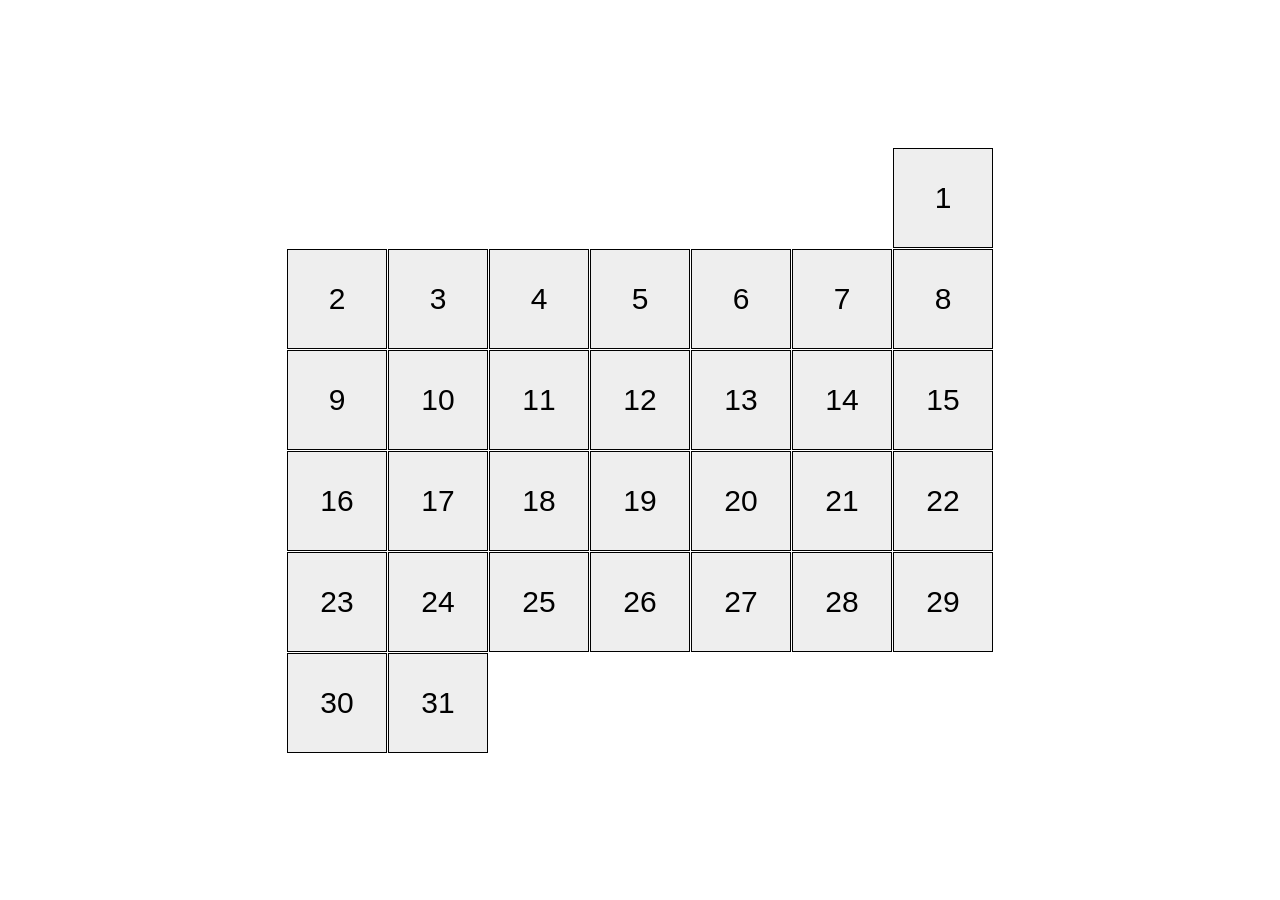
<file: index.html>
<!doctype html><html lang="en"><head><meta charset="utf-8"><meta name="viewport" content="width=device-width, initial-scale=1.0"><title>Calendar</title><link rel="stylesheet" href="index.65e8b1d4.css"></head><body> <div class="calendar calendar--month-length-31 calendar--start-day-sun"> <div class="calendar__day"></div> <div class="calendar__day"></div> <div class="calendar__day"></div> <div class="calendar__day"></div> <div class="calendar__day"></div> <div class="calendar__day"></div> <div class="calendar__day"></div> <div class="calendar__day"></div> <div class="calendar__day"></div> <div class="calendar__day"></div> <div class="calendar__day"></div> <div class="calendar__day"></div> <div class="calendar__day"></div> <div class="calendar__day"></div> <div class="calendar__day"></div> <div class="calendar__day"></div> <div class="calendar__day"></div> <div class="calendar__day"></div> <div class="calendar__day"></div> <div class="calendar__day"></div> <div class="calendar__day"></div> <div class="calendar__day"></div> <div class="calendar__day"></div> <div class="calendar__day"></div> <div class="calendar__day"></div> <div class="calendar__day"></div> <div class="calendar__day"></div> <div class="calendar__day"></div> <div class="calendar__day"></div> <div class="calendar__day"></div> <div class="calendar__day"></div> </div> </body></html>
</file>
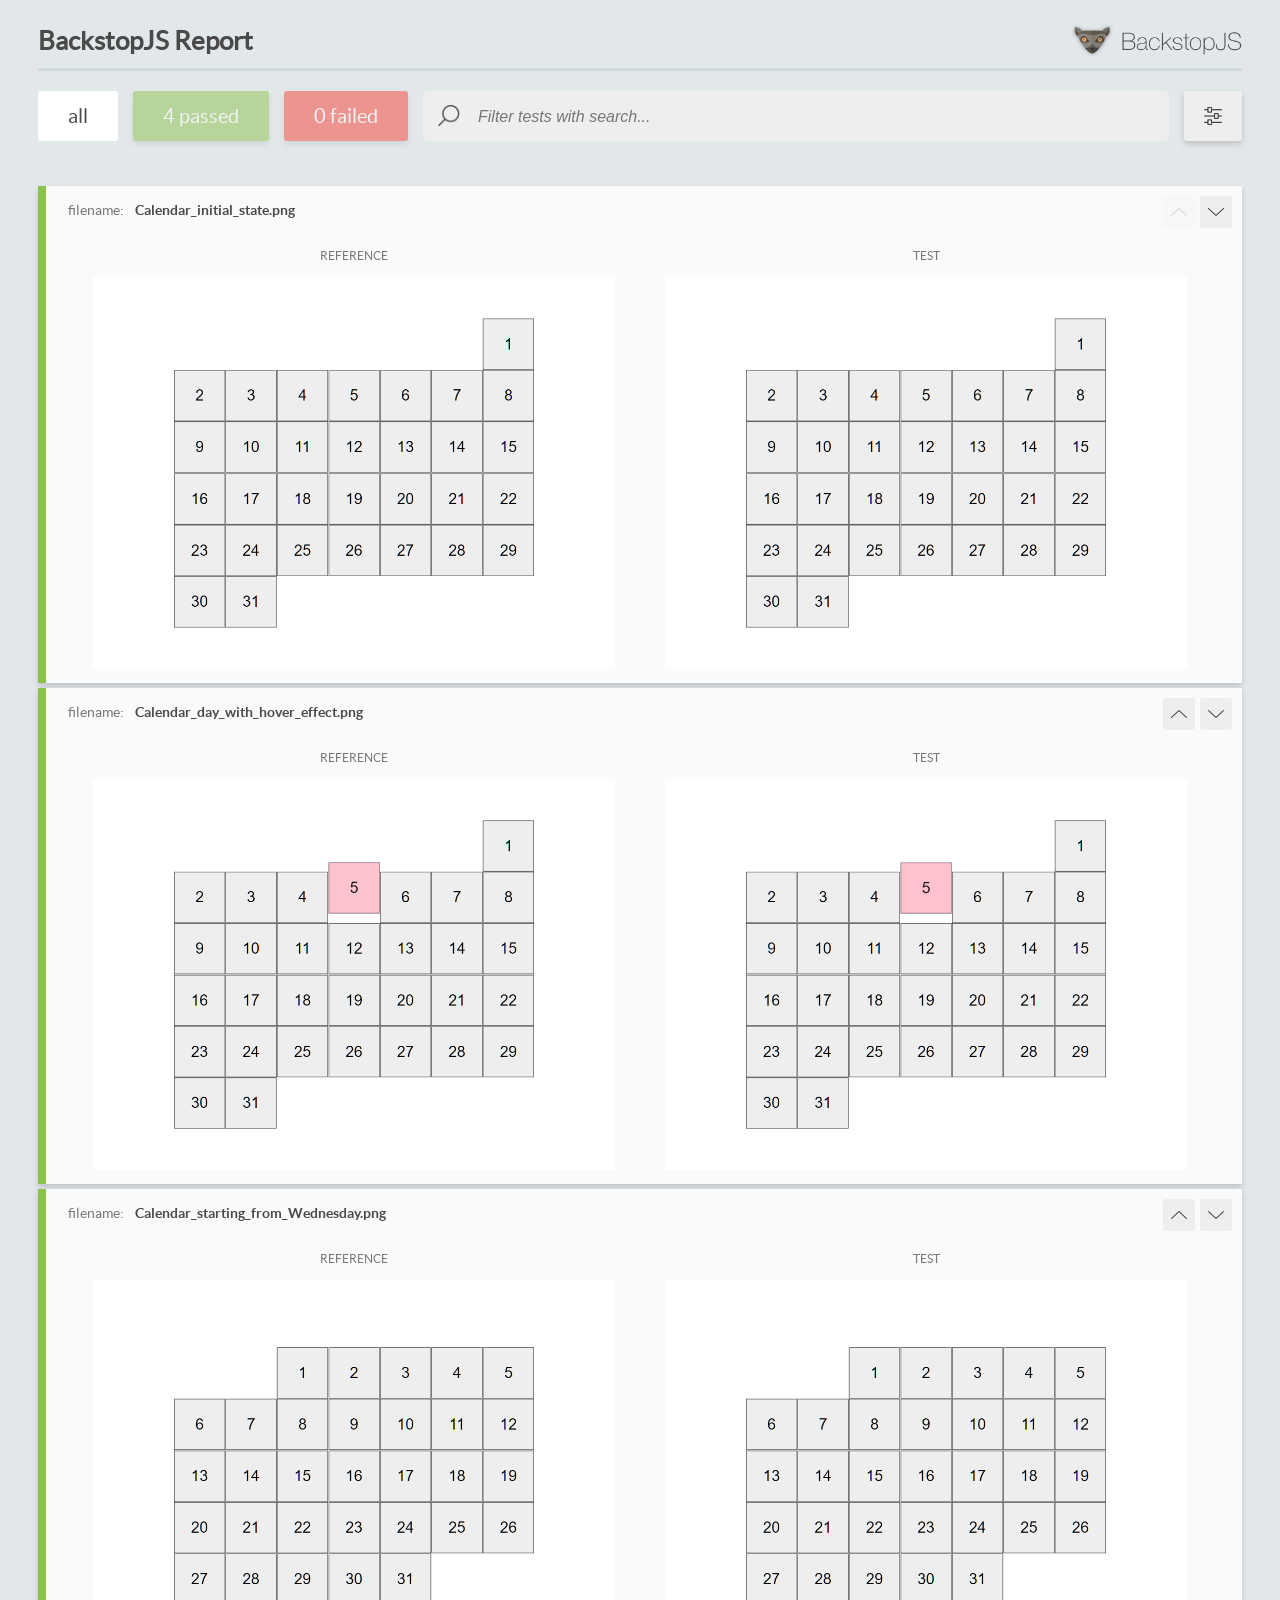
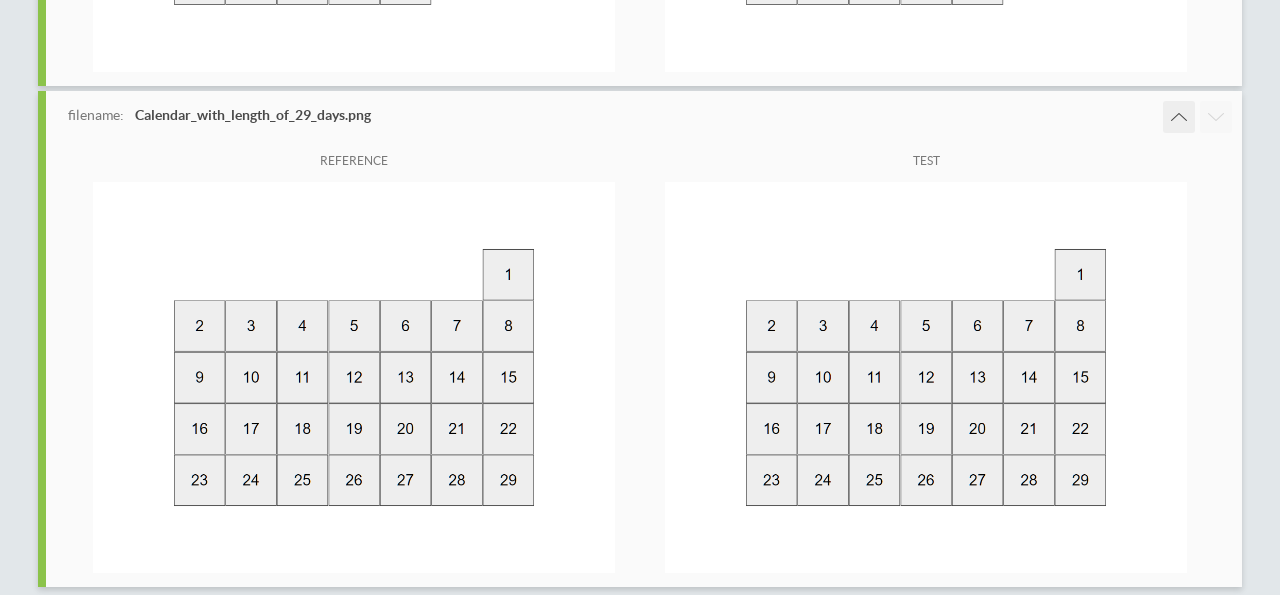
<file: report/html_report/index.html>
<!DOCTYPE html>
<html>
  <head>
    <meta charset="utf-8">
    <!-- Disable Cache -->
    <meta http-equiv="Cache-Control" content="no-cache, no-store, must-revalidate">
    <meta http-equiv="Pragma" content="no-cache">
    <meta http-equiv="Expires" content="0">

    <title>BackstopJS Report</title>

    <style>
      @font-face {
          font-family: 'latoregular';
          src: url('./assets/fonts/lato-regular-webfont.woff2') format('woff2'),
              url('./assets/fonts/lato-regular-webfont.woff') format('woff');
          font-weight: 400;
          font-style: normal;
      }
      @font-face {
          font-family: 'latobold';
          src: url('./assets/fonts/lato-bold-webfont.woff2') format('woff2'),
              url('./assets/fonts/lato-bold-webfont.woff') format('woff');
          font-weight: 700;
          font-style: normal;
      }

      .ReactModal__Body--open {
          overflow: hidden;
      }
      .ReactModal__Body--open .header {
        display: none;
      }

    </style>
  </head>
  <body style="background-color: #E2E7EA">
    <div id="root">

    </div>
    <script>
      function report (report) { // eslint-disable-line no-unused-vars
        window.tests = report;
      }
    </script>
    <script src="config.js"></script>
    <script src="index_bundle.js"></script>
  </body>
</html>
</file>
<file: index.65e8b1d4.css>
body{justify-content:center;align-items:center;height:100vh;margin:0;display:flex}.calendar{box-sizing:border-box;flex-wrap:wrap;gap:1px;width:726px;padding:10px;display:flex}.calendar__day{box-sizing:border-box;cursor:pointer;background-color:#eee;border:1px solid #000;justify-content:center;align-items:center;width:100px;height:100px;transition:all .5s;display:flex}.calendar__day:first-child:before{content:"1";font-family:Arial,sans-serif;font-size:30px}.calendar__day:nth-child(2):before{content:"2";font-family:Arial,sans-serif;font-size:30px}.calendar__day:nth-child(3):before{content:"3";font-family:Arial,sans-serif;font-size:30px}.calendar__day:nth-child(4):before{content:"4";font-family:Arial,sans-serif;font-size:30px}.calendar__day:nth-child(5):before{content:"5";font-family:Arial,sans-serif;font-size:30px}.calendar__day:nth-child(6):before{content:"6";font-family:Arial,sans-serif;font-size:30px}.calendar__day:nth-child(7):before{content:"7";font-family:Arial,sans-serif;font-size:30px}.calendar__day:nth-child(8):before{content:"8";font-family:Arial,sans-serif;font-size:30px}.calendar__day:nth-child(9):before{content:"9";font-family:Arial,sans-serif;font-size:30px}.calendar__day:nth-child(10):before{content:"10";font-family:Arial,sans-serif;font-size:30px}.calendar__day:nth-child(11):before{content:"11";font-family:Arial,sans-serif;font-size:30px}.calendar__day:nth-child(12):before{content:"12";font-family:Arial,sans-serif;font-size:30px}.calendar__day:nth-child(13):before{content:"13";font-family:Arial,sans-serif;font-size:30px}.calendar__day:nth-child(14):before{content:"14";font-family:Arial,sans-serif;font-size:30px}.calendar__day:nth-child(15):before{content:"15";font-family:Arial,sans-serif;font-size:30px}.calendar__day:nth-child(16):before{content:"16";font-family:Arial,sans-serif;font-size:30px}.calendar__day:nth-child(17):before{content:"17";font-family:Arial,sans-serif;font-size:30px}.calendar__day:nth-child(18):before{content:"18";font-family:Arial,sans-serif;font-size:30px}.calendar__day:nth-child(19):before{content:"19";font-family:Arial,sans-serif;font-size:30px}.calendar__day:nth-child(20):before{content:"20";font-family:Arial,sans-serif;font-size:30px}.calendar__day:nth-child(21):before{content:"21";font-family:Arial,sans-serif;font-size:30px}.calendar__day:nth-child(22):before{content:"22";font-family:Arial,sans-serif;font-size:30px}.calendar__day:nth-child(23):before{content:"23";font-family:Arial,sans-serif;font-size:30px}.calendar__day:nth-child(24):before{content:"24";font-family:Arial,sans-serif;font-size:30px}.calendar__day:nth-child(25):before{content:"25";font-family:Arial,sans-serif;font-size:30px}.calendar__day:nth-child(26):before{content:"26";font-family:Arial,sans-serif;font-size:30px}.calendar__day:nth-child(27):before{content:"27";font-family:Arial,sans-serif;font-size:30px}.calendar__day:nth-child(28):before{content:"28";font-family:Arial,sans-serif;font-size:30px}.calendar__day:nth-child(29):before{content:"29";font-family:Arial,sans-serif;font-size:30px}.calendar__day:nth-child(30):before{content:"30";font-family:Arial,sans-serif;font-size:30px}.calendar__day:nth-child(31):before{content:"31";font-family:Arial,sans-serif;font-size:30px}.calendar__day:hover{background-color:#ffbfcb;transform:translateY(-20px)}.calendar--start-day-mon .calendar__day:first-child{margin-left:0}.calendar--start-day-tue .calendar__day:first-child{margin-left:101px}.calendar--start-day-wed .calendar__day:first-child{margin-left:202px}.calendar--start-day-thu .calendar__day:first-child{margin-left:303px}.calendar--start-day-fri .calendar__day:first-child{margin-left:404px}.calendar--start-day-sat .calendar__day:first-child{margin-left:505px}.calendar--start-day-sun .calendar__day:first-child{margin-left:606px}.calendar--month-length-28 .calendar__day:nth-child(n+29),.calendar--month-length-29 .calendar__day:nth-child(n+30),.calendar--month-length-30 .calendar__day:nth-child(n+31),.calendar--month-length-31 .calendar__day:nth-child(n+32){display:none}
/*# sourceMappingURL=index.65e8b1d4.css.map */
</file>
